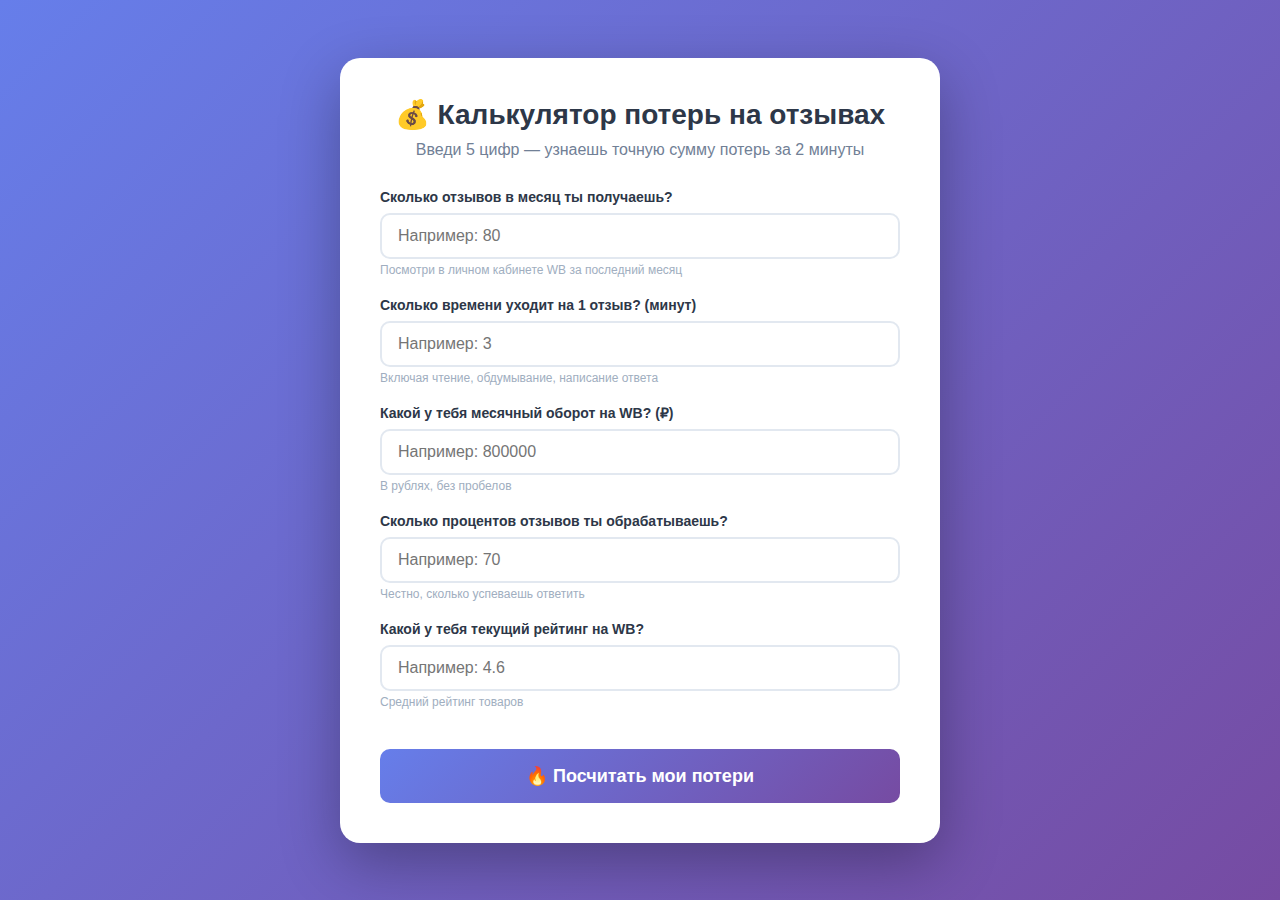
<file: Лид-магнит Калькулятор потерь/calculator.html>
<!DOCTYPE html>
<html lang="ru">
<head>
    <meta charset="UTF-8">
    <meta name="viewport" content="width=device-width, initial-scale=1.0">
    <title>Калькулятор потерь на отзывах WB</title>
    <style>
        * {
            margin: 0;
            padding: 0;
            box-sizing: border-box;
        }

        body {
            font-family: 'Inter', -apple-system, BlinkMacSystemFont, 'Segoe UI', sans-serif;
            background: linear-gradient(135deg, #667eea 0%, #764ba2 100%);
            min-height: 100vh;
            padding: 20px;
            display: flex;
            justify-content: center;
            align-items: center;
        }

        .calculator-container {
            background: white;
            border-radius: 20px;
            padding: 40px;
            max-width: 600px;
            width: 100%;
            box-shadow: 0 20px 60px rgba(0, 0, 0, 0.3);
        }

        h1 {
            font-size: 28px;
            color: #2d3748;
            margin-bottom: 10px;
            text-align: center;
        }

        .subtitle {
            text-align: center;
            color: #718096;
            margin-bottom: 30px;
            font-size: 16px;
        }

        .input-group {
            margin-bottom: 20px;
        }

        label {
            display: block;
            font-weight: 600;
            color: #2d3748;
            margin-bottom: 8px;
            font-size: 14px;
        }

        .hint {
            font-size: 12px;
            color: #a0aec0;
            margin-top: 4px;
        }

        input {
            width: 100%;
            padding: 12px 16px;
            border: 2px solid #e2e8f0;
            border-radius: 10px;
            font-size: 16px;
            transition: all 0.3s;
        }

        input:focus {
            outline: none;
            border-color: #667eea;
            box-shadow: 0 0 0 3px rgba(102, 126, 234, 0.1);
        }

        .calculate-btn {
            width: 100%;
            padding: 16px;
            background: linear-gradient(135deg, #667eea 0%, #764ba2 100%);
            color: white;
            border: none;
            border-radius: 10px;
            font-size: 18px;
            font-weight: 600;
            cursor: pointer;
            margin-top: 20px;
            transition: transform 0.2s;
        }

        .calculate-btn:hover {
            transform: translateY(-2px);
        }

        .calculate-btn:active {
            transform: translateY(0);
        }

        .results {
            display: none;
            margin-top: 30px;
            padding: 30px;
            background: linear-gradient(135deg, #fef2f2 0%, #fee2e2 100%);
            border-radius: 15px;
            border: 3px solid #dc2626;
        }

        .results.show {
            display: block;
            animation: slideIn 0.5s ease;
        }

        @keyframes slideIn {
            from {
                opacity: 0;
                transform: translateY(-20px);
            }
            to {
                opacity: 1;
                transform: translateY(0);
            }
        }

        .results h2 {
            text-align: center;
            color: #dc2626;
            margin-bottom: 20px;
            font-size: 24px;
        }

        .loss-item {
            padding: 15px;
            background: white;
            border-radius: 10px;
            margin-bottom: 12px;
            display: flex;
            justify-content: space-between;
            align-items: center;
        }

        .loss-item .label {
            font-weight: 600;
            color: #2d3748;
        }

        .loss-item .amount {
            font-weight: 700;
            color: #dc2626;
            font-size: 18px;
        }

        .total-loss {
            margin-top: 20px;
            padding: 20px;
            background: linear-gradient(135deg, #dc2626 0%, #b91c1c 100%);
            border-radius: 12px;
            text-align: center;
        }

        .total-loss .label {
            color: white;
            font-size: 16px;
            margin-bottom: 8px;
        }

        .total-loss .amount {
            color: white;
            font-size: 36px;
            font-weight: 800;
        }

        .yearly-loss {
            text-align: center;
            color: #dc2626;
            margin-top: 15px;
            font-size: 16px;
            font-weight: 600;
        }

        .cta-section {
            margin-top: 30px;
            text-align: center;
            padding: 30px;
            background: linear-gradient(135deg, #f0fdf4 0%, #dcfce7 100%);
            border-radius: 15px;
            border: 3px solid #16a34a;
        }

        .cta-section h3 {
            color: #16a34a;
            margin-bottom: 15px;
            font-size: 22px;
        }

        .cta-section p {
            color: #2d3748;
            margin-bottom: 20px;
            line-height: 1.6;
        }

        .cta-btn {
            display: inline-block;
            padding: 16px 40px;
            background: #16a34a;
            color: white;
            text-decoration: none;
            border-radius: 10px;
            font-weight: 600;
            font-size: 18px;
            transition: all 0.3s;
        }

        .cta-btn:hover {
            background: #15803d;
            transform: translateY(-2px);
            box-shadow: 0 10px 20px rgba(22, 163, 74, 0.3);
        }

        @media (max-width: 768px) {
            .calculator-container {
                padding: 25px;
            }

            h1 {
                font-size: 24px;
            }

            .total-loss .amount {
                font-size: 28px;
            }
        }
    </style>
</head>
<body>
    <div class="calculator-container">
        <h1>💰 Калькулятор потерь на отзывах</h1>
        <p class="subtitle">Введи 5 цифр — узнаешь точную сумму потерь за 2 минуты</p>

        <form id="calculatorForm">
            <div class="input-group">
                <label for="reviewsPerMonth">Сколько отзывов в месяц ты получаешь?</label>
                <input type="number" id="reviewsPerMonth" name="reviewsPerMonth" placeholder="Например: 80" required>
                <div class="hint">Посмотри в личном кабинете WB за последний месяц</div>
            </div>

            <div class="input-group">
                <label for="timePerReview">Сколько времени уходит на 1 отзыв? (минут)</label>
                <input type="number" id="timePerReview" name="timePerReview" placeholder="Например: 3" required>
                <div class="hint">Включая чтение, обдумывание, написание ответа</div>
            </div>

            <div class="input-group">
                <label for="monthlyRevenue">Какой у тебя месячный оборот на WB? (₽)</label>
                <input type="number" id="monthlyRevenue" name="monthlyRevenue" placeholder="Например: 800000" required>
                <div class="hint">В рублях, без пробелов</div>
            </div>

            <div class="input-group">
                <label for="processedPercent">Сколько процентов отзывов ты обрабатываешь?</label>
                <input type="number" id="processedPercent" name="processedPercent" placeholder="Например: 70" min="0" max="100" required>
                <div class="hint">Честно, сколько успеваешь ответить</div>
            </div>

            <div class="input-group">
                <label for="currentRating">Какой у тебя текущий рейтинг на WB?</label>
                <input type="number" id="currentRating" name="currentRating" step="0.1" placeholder="Например: 4.6" min="1" max="5" required>
                <div class="hint">Средний рейтинг товаров</div>
            </div>

            <button type="submit" class="calculate-btn">🔥 Посчитать мои потери</button>
        </form>

        <div id="results" class="results">
            <h2>💸 ТВОИ ЕЖЕМЕСЯЧНЫЕ ПОТЕРИ</h2>

            <div class="loss-item">
                <div class="label">⏰ Потери времени:</div>
                <div class="amount" id="timeLoss">0 ₽/мес</div>
            </div>

            <div class="loss-item">
                <div class="label">📉 Упущенная прибыль:</div>
                <div class="amount" id="lostProfit">0 ₽/мес</div>
            </div>

            <div class="loss-item">
                <div class="label">📊 Потери от низкого рейтинга:</div>
                <div class="amount" id="ratingLoss">0 ₽/мес</div>
            </div>

            <div class="loss-item">
                <div class="label">⚠️ Штрафы WB:</div>
                <div class="amount" id="penalties">0 ₽/мес</div>
            </div>

            <div class="total-loss">
                <div class="label">🔥 ОБЩИЕ ПОТЕРИ:</div>
                <div class="amount" id="totalLoss">0 ₽ В МЕСЯЦ</div>
            </div>

            <div class="yearly-loss">
                За год ты теряешь: <span id="yearlyLoss">0 ₽</span>
            </div>

            <div class="cta-section">
                <h3>😱 Охренеть, да?</h3>
                <p>Хочешь <strong>вернуть эти деньги</strong>? Автоматизация отзывов окупается за 2 дня.</p>
                <p>Запишись на бесплатную диагностическую сессию — покажу, как это работает.</p>
                <a href="https://t.me/YOUR_BOT_USERNAME" class="cta-btn" target="_blank">
                    📅 Записаться на диагностику
                </a>
                <p style="margin-top: 15px; font-size: 14px; color: #718096;">
                    Бесплатно • 30-50 минут • Zoom
                </p>
            </div>
        </div>
    </div>

    <script>
        document.getElementById('calculatorForm').addEventListener('submit', function(e) {
            e.preventDefault();

            // Получаем данные из формы
            const reviewsPerMonth = parseFloat(document.getElementById('reviewsPerMonth').value) || 0;
            const timePerReview = parseFloat(document.getElementById('timePerReview').value) || 0;
            const monthlyRevenue = parseFloat(document.getElementById('monthlyRevenue').value) || 0;
            const processedPercent = parseFloat(document.getElementById('processedPercent').value) || 0;
            const currentRating = parseFloat(document.getElementById('currentRating').value) || 0;

            // РАСЧЁТ 1: Потери времени
            const hourlyRate = monthlyRevenue / 160; // Стоимость часа = оборот / 160 рабочих часов
            const totalMinutesPerMonth = reviewsPerMonth * timePerReview;
            const totalHoursPerMonth = totalMinutesPerMonth / 60;
            const timeLoss = totalHoursPerMonth * hourlyRate;

            // РАСЧЁТ 2: Упущенная прибыль
            const unprocessedPercent = 100 - processedPercent;
            const unprocessedReviews = (reviewsPerMonth * unprocessedPercent) / 100;
            const lostCustomers = unprocessedReviews * 0.3; // 30% не вернутся
            const averageReturn = 300; // Средний чек возврата
            const lostProfit = lostCustomers * averageReturn;

            // РАСЧЁТ 3: Потери от низкого рейтинга
            let ratingLoss = 0;
            if (currentRating > 0 && currentRating < 4.9) {
                const ratingDeficit = 4.9 - currentRating;
                const percentLoss = ratingDeficit * 10 * 5; // Каждые -0.1 = -5% продаж
                ratingLoss = (monthlyRevenue * percentLoss) / 100;
            }

            // РАСЧЁТ 4: Штрафы WB
            let penalties = 0;
            if (currentRating > 0 && currentRating < 4.5 && reviewsPerMonth > 30) {
                penalties = monthlyRevenue * 0.02; // 2% штраф
            }

            // ИТОГО
            const totalLoss = timeLoss + lostProfit + ratingLoss + penalties;
            const yearlyLoss = totalLoss * 12;

            // Форматируем числа
            function formatCurrency(amount) {
                return Math.round(amount).toLocaleString('ru-RU');
            }

            // Выводим результаты
            document.getElementById('timeLoss').textContent = formatCurrency(timeLoss) + ' ₽/мес';
            document.getElementById('lostProfit').textContent = formatCurrency(lostProfit) + ' ₽/мес';
            document.getElementById('ratingLoss').textContent = formatCurrency(ratingLoss) + ' ₽/мес';
            document.getElementById('penalties').textContent = formatCurrency(penalties) + ' ₽/мес';
            document.getElementById('totalLoss').textContent = formatCurrency(totalLoss) + ' ₽ В МЕСЯЦ';
            document.getElementById('yearlyLoss').textContent = formatCurrency(yearlyLoss) + ' ₽';

            // Показываем результаты
            document.getElementById('results').classList.add('show');

            // Плавно скроллим к результатам
            setTimeout(() => {
                document.getElementById('results').scrollIntoView({
                    behavior: 'smooth',
                    block: 'nearest'
                });
            }, 300);
        });
    </script>
</body>
</html>
</file>
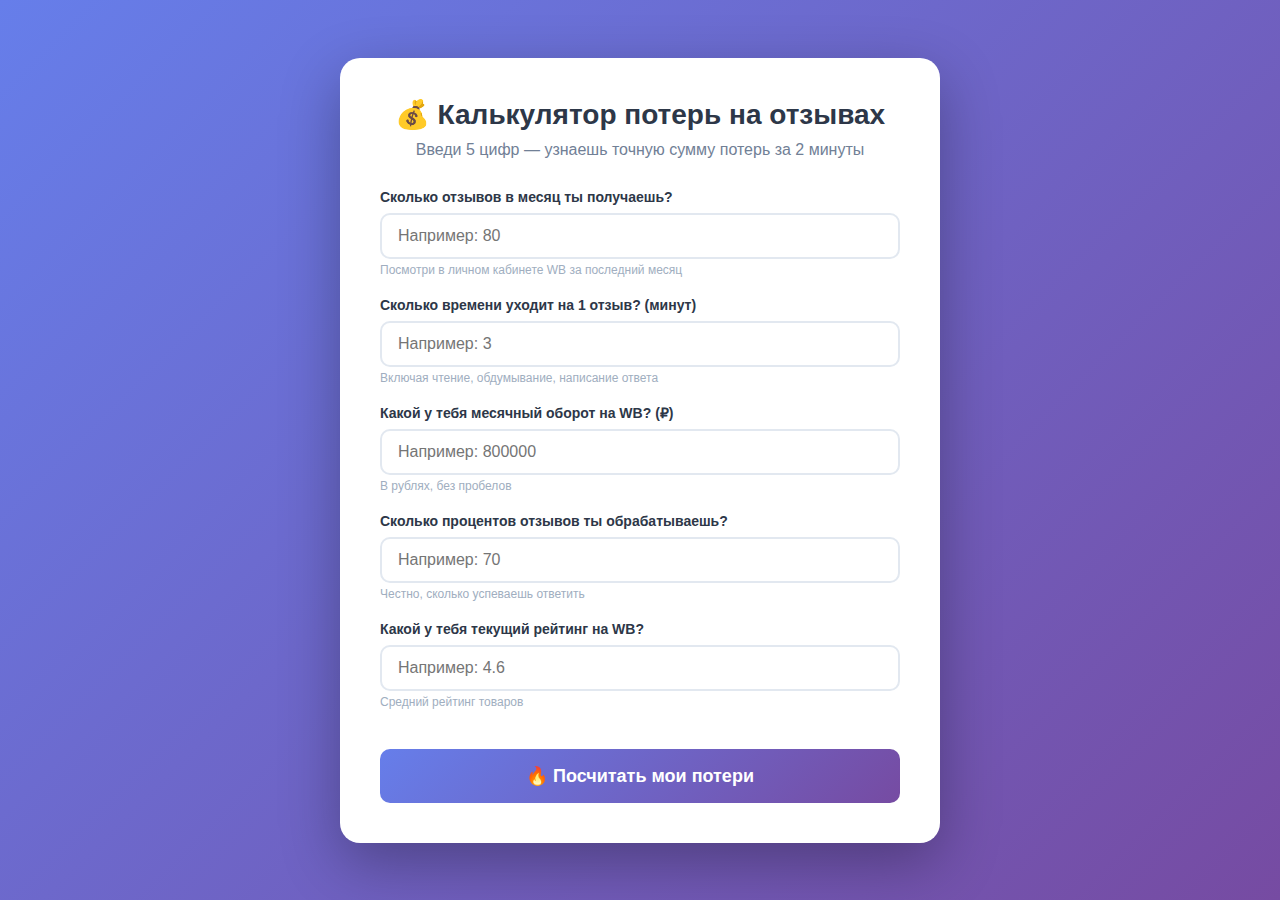
<file: Лид-магнит Калькулятор потерь/calculator_for_teletype.html>
<!DOCTYPE html>
<html lang="ru">
<head>
    <meta charset="UTF-8">
    <meta name="viewport" content="width=device-width, initial-scale=1.0">
    <title>Калькулятор потерь на отзывах WB</title>
    <style>
        * {
            margin: 0;
            padding: 0;
            box-sizing: border-box;
        }

        body {
            font-family: 'Inter', -apple-system, BlinkMacSystemFont, 'Segoe UI', sans-serif;
            background: linear-gradient(135deg, #667eea 0%, #764ba2 100%);
            min-height: 100vh;
            padding: 20px;
            display: flex;
            justify-content: center;
            align-items: center;
        }

        .calculator-container {
            background: white;
            border-radius: 20px;
            padding: 40px;
            max-width: 600px;
            width: 100%;
            box-shadow: 0 20px 60px rgba(0, 0, 0, 0.3);
        }

        h1 {
            font-size: 28px;
            color: #2d3748;
            margin-bottom: 10px;
            text-align: center;
        }

        .subtitle {
            text-align: center;
            color: #718096;
            margin-bottom: 30px;
            font-size: 16px;
        }

        .input-group {
            margin-bottom: 20px;
        }

        label {
            display: block;
            font-weight: 600;
            color: #2d3748;
            margin-bottom: 8px;
            font-size: 14px;
        }

        .hint {
            font-size: 12px;
            color: #a0aec0;
            margin-top: 4px;
        }

        input {
            width: 100%;
            padding: 12px 16px;
            border: 2px solid #e2e8f0;
            border-radius: 10px;
            font-size: 16px;
            transition: all 0.3s;
        }

        input:focus {
            outline: none;
            border-color: #667eea;
            box-shadow: 0 0 0 3px rgba(102, 126, 234, 0.1);
        }

        .calculate-btn {
            width: 100%;
            padding: 16px;
            background: linear-gradient(135deg, #667eea 0%, #764ba2 100%);
            color: white;
            border: none;
            border-radius: 10px;
            font-size: 18px;
            font-weight: 600;
            cursor: pointer;
            margin-top: 20px;
            transition: transform 0.2s;
        }

        .calculate-btn:hover {
            transform: translateY(-2px);
        }

        .calculate-btn:active {
            transform: translateY(0);
        }

        .results {
            display: none;
            margin-top: 30px;
            padding: 30px;
            background: linear-gradient(135deg, #fef2f2 0%, #fee2e2 100%);
            border-radius: 15px;
            border: 3px solid #dc2626;
        }

        .results.show {
            display: block;
            animation: slideIn 0.5s ease;
        }

        @keyframes slideIn {
            from {
                opacity: 0;
                transform: translateY(-20px);
            }
            to {
                opacity: 1;
                transform: translateY(0);
            }
        }

        .results h2 {
            text-align: center;
            color: #dc2626;
            margin-bottom: 20px;
            font-size: 24px;
        }

        .loss-item {
            padding: 15px;
            background: white;
            border-radius: 10px;
            margin-bottom: 12px;
            display: flex;
            justify-content: space-between;
            align-items: center;
        }

        .loss-item .label {
            font-weight: 600;
            color: #2d3748;
        }

        .loss-item .amount {
            font-weight: 700;
            color: #dc2626;
            font-size: 18px;
        }

        .total-loss {
            margin-top: 20px;
            padding: 20px;
            background: linear-gradient(135deg, #dc2626 0%, #b91c1c 100%);
            border-radius: 12px;
            text-align: center;
        }

        .total-loss .label {
            color: white;
            font-size: 16px;
            margin-bottom: 8px;
        }

        .total-loss .amount {
            color: white;
            font-size: 36px;
            font-weight: 800;
        }

        .yearly-loss {
            text-align: center;
            color: #dc2626;
            margin-top: 15px;
            font-size: 16px;
            font-weight: 600;
        }

        .cta-section {
            margin-top: 30px;
            text-align: center;
            padding: 30px;
            background: linear-gradient(135deg, #f0fdf4 0%, #dcfce7 100%);
            border-radius: 15px;
            border: 3px solid #16a34a;
        }

        .cta-section h3 {
            color: #16a34a;
            margin-bottom: 15px;
            font-size: 22px;
        }

        .cta-section p {
            color: #2d3748;
            margin-bottom: 20px;
            line-height: 1.6;
        }

        .cta-btn {
            display: inline-block;
            padding: 16px 40px;
            background: #16a34a;
            color: white;
            text-decoration: none;
            border-radius: 10px;
            font-weight: 600;
            font-size: 18px;
            transition: all 0.3s;
        }

        .cta-btn:hover {
            background: #15803d;
            transform: translateY(-2px);
            box-shadow: 0 10px 20px rgba(22, 163, 74, 0.3);
        }

        @media (max-width: 768px) {
            .calculator-container {
                padding: 25px;
            }

            h1 {
                font-size: 24px;
            }

            .total-loss .amount {
                font-size: 28px;
            }
        }
    </style>
</head>
<body>
    <div class="calculator-container">
        <h1>💰 Калькулятор потерь на отзывах</h1>
        <p class="subtitle">Введи 5 цифр — узнаешь точную сумму потерь за 2 минуты</p>

        <form id="calculatorForm">
            <div class="input-group">
                <label for="reviewsPerMonth">Сколько отзывов в месяц ты получаешь?</label>
                <input type="number" id="reviewsPerMonth" name="reviewsPerMonth" placeholder="Например: 80" required>
                <div class="hint">Посмотри в личном кабинете WB за последний месяц</div>
            </div>

            <div class="input-group">
                <label for="timePerReview">Сколько времени уходит на 1 отзыв? (минут)</label>
                <input type="number" id="timePerReview" name="timePerReview" placeholder="Например: 3" required>
                <div class="hint">Включая чтение, обдумывание, написание ответа</div>
            </div>

            <div class="input-group">
                <label for="monthlyRevenue">Какой у тебя месячный оборот на WB? (₽)</label>
                <input type="number" id="monthlyRevenue" name="monthlyRevenue" placeholder="Например: 800000" required>
                <div class="hint">В рублях, без пробелов</div>
            </div>

            <div class="input-group">
                <label for="processedPercent">Сколько процентов отзывов ты обрабатываешь?</label>
                <input type="number" id="processedPercent" name="processedPercent" placeholder="Например: 70" min="0" max="100" required>
                <div class="hint">Честно, сколько успеваешь ответить</div>
            </div>

            <div class="input-group">
                <label for="currentRating">Какой у тебя текущий рейтинг на WB?</label>
                <input type="number" id="currentRating" name="currentRating" step="0.1" placeholder="Например: 4.6" min="1" max="5" required>
                <div class="hint">Средний рейтинг товаров</div>
            </div>

            <button type="submit" class="calculate-btn">🔥 Посчитать мои потери</button>
        </form>

        <div id="results" class="results">
            <h2>💸 ТВОИ ЕЖЕМЕСЯЧНЫЕ ПОТЕРИ</h2>

            <div class="loss-item">
                <div class="label">⏰ Потери времени:</div>
                <div class="amount" id="timeLoss">0 ₽/мес</div>
            </div>

            <div class="loss-item">
                <div class="label">📉 Упущенная прибыль:</div>
                <div class="amount" id="lostProfit">0 ₽/мес</div>
            </div>

            <div class="loss-item">
                <div class="label">📊 Потери от низкого рейтинга:</div>
                <div class="amount" id="ratingLoss">0 ₽/мес</div>
            </div>

            <div class="loss-item">
                <div class="label">⚠️ Штрафы WB:</div>
                <div class="amount" id="penalties">0 ₽/мес</div>
            </div>

            <div class="total-loss">
                <div class="label">🔥 ОБЩИЕ ПОТЕРИ:</div>
                <div class="amount" id="totalLoss">0 ₽ В МЕСЯЦ</div>
            </div>

            <div class="yearly-loss">
                За год ты теряешь: <span id="yearlyLoss">0 ₽</span>
            </div>

            <div class="cta-section">
                <h3>😱 Охренеть, да?</h3>
                <p>Хочешь <strong>вернуть эти деньги</strong>? Автоматизация отзывов окупается за 2 дня.</p>
                <p>Запишись на бесплатную диагностическую сессию — покажу, как это работает.</p>
                <a href="https://t.me/kirtitenkoneiro" class="cta-btn" target="_blank" rel="noopener noreferrer">
                    📅 Записаться на диагностику
                </a>
                <p style="margin-top: 15px; font-size: 14px; color: #718096;">
                    Бесплатно • 30-50 минут • Zoom
                </p>
            </div>
        </div>
    </div>

    <script>
        document.getElementById('calculatorForm').addEventListener('submit', function(e) {
            e.preventDefault();

            // Получаем данные из формы
            const reviewsPerMonth = parseFloat(document.getElementById('reviewsPerMonth').value) || 0;
            const timePerReview = parseFloat(document.getElementById('timePerReview').value) || 0;
            const monthlyRevenue = parseFloat(document.getElementById('monthlyRevenue').value) || 0;
            const processedPercent = parseFloat(document.getElementById('processedPercent').value) || 0;
            const currentRating = parseFloat(document.getElementById('currentRating').value) || 0;

            // РАСЧЁТ 1: Потери времени
            const hourlyRate = monthlyRevenue / 160; // Стоимость часа = оборот / 160 рабочих часов
            const totalMinutesPerMonth = reviewsPerMonth * timePerReview;
            const totalHoursPerMonth = totalMinutesPerMonth / 60;
            const timeLoss = totalHoursPerMonth * hourlyRate;

            // РАСЧЁТ 2: Упущенная прибыль
            const unprocessedPercent = 100 - processedPercent;
            const unprocessedReviews = (reviewsPerMonth * unprocessedPercent) / 100;
            const lostCustomers = unprocessedReviews * 0.3; // 30% не вернутся
            const averageReturn = 300; // Средний чек возврата
            const lostProfit = lostCustomers * averageReturn;

            // РАСЧЁТ 3: Потери от низкого рейтинга
            let ratingLoss = 0;
            if (currentRating > 0 && currentRating < 4.9) {
                const ratingDeficit = 4.9 - currentRating;
                const percentLoss = ratingDeficit * 10 * 5; // Каждые -0.1 = -5% продаж
                ratingLoss = (monthlyRevenue * percentLoss) / 100;
            }

            // РАСЧЁТ 4: Штрафы WB
            let penalties = 0;
            if (currentRating > 0 && currentRating < 4.5 && reviewsPerMonth > 30) {
                penalties = monthlyRevenue * 0.02; // 2% штраф
            }

            // ИТОГО
            const totalLoss = timeLoss + lostProfit + ratingLoss + penalties;
            const yearlyLoss = totalLoss * 12;

            // Форматируем числа
            function formatCurrency(amount) {
                return Math.round(amount).toLocaleString('ru-RU');
            }

            // Выводим результаты
            document.getElementById('timeLoss').textContent = formatCurrency(timeLoss) + ' ₽/мес';
            document.getElementById('lostProfit').textContent = formatCurrency(lostProfit) + ' ₽/мес';
            document.getElementById('ratingLoss').textContent = formatCurrency(ratingLoss) + ' ₽/мес';
            document.getElementById('penalties').textContent = formatCurrency(penalties) + ' ₽/мес';
            document.getElementById('totalLoss').textContent = formatCurrency(totalLoss) + ' ₽ В МЕСЯЦ';
            document.getElementById('yearlyLoss').textContent = formatCurrency(yearlyLoss) + ' ₽';

            // Показываем результаты
            document.getElementById('results').classList.add('show');

            // Плавно скроллим к результатам
            setTimeout(() => {
                document.getElementById('results').scrollIntoView({
                    behavior: 'smooth',
                    block: 'nearest'
                });
            }, 300);
        });
    </script>
</body>
</html>
</file>
